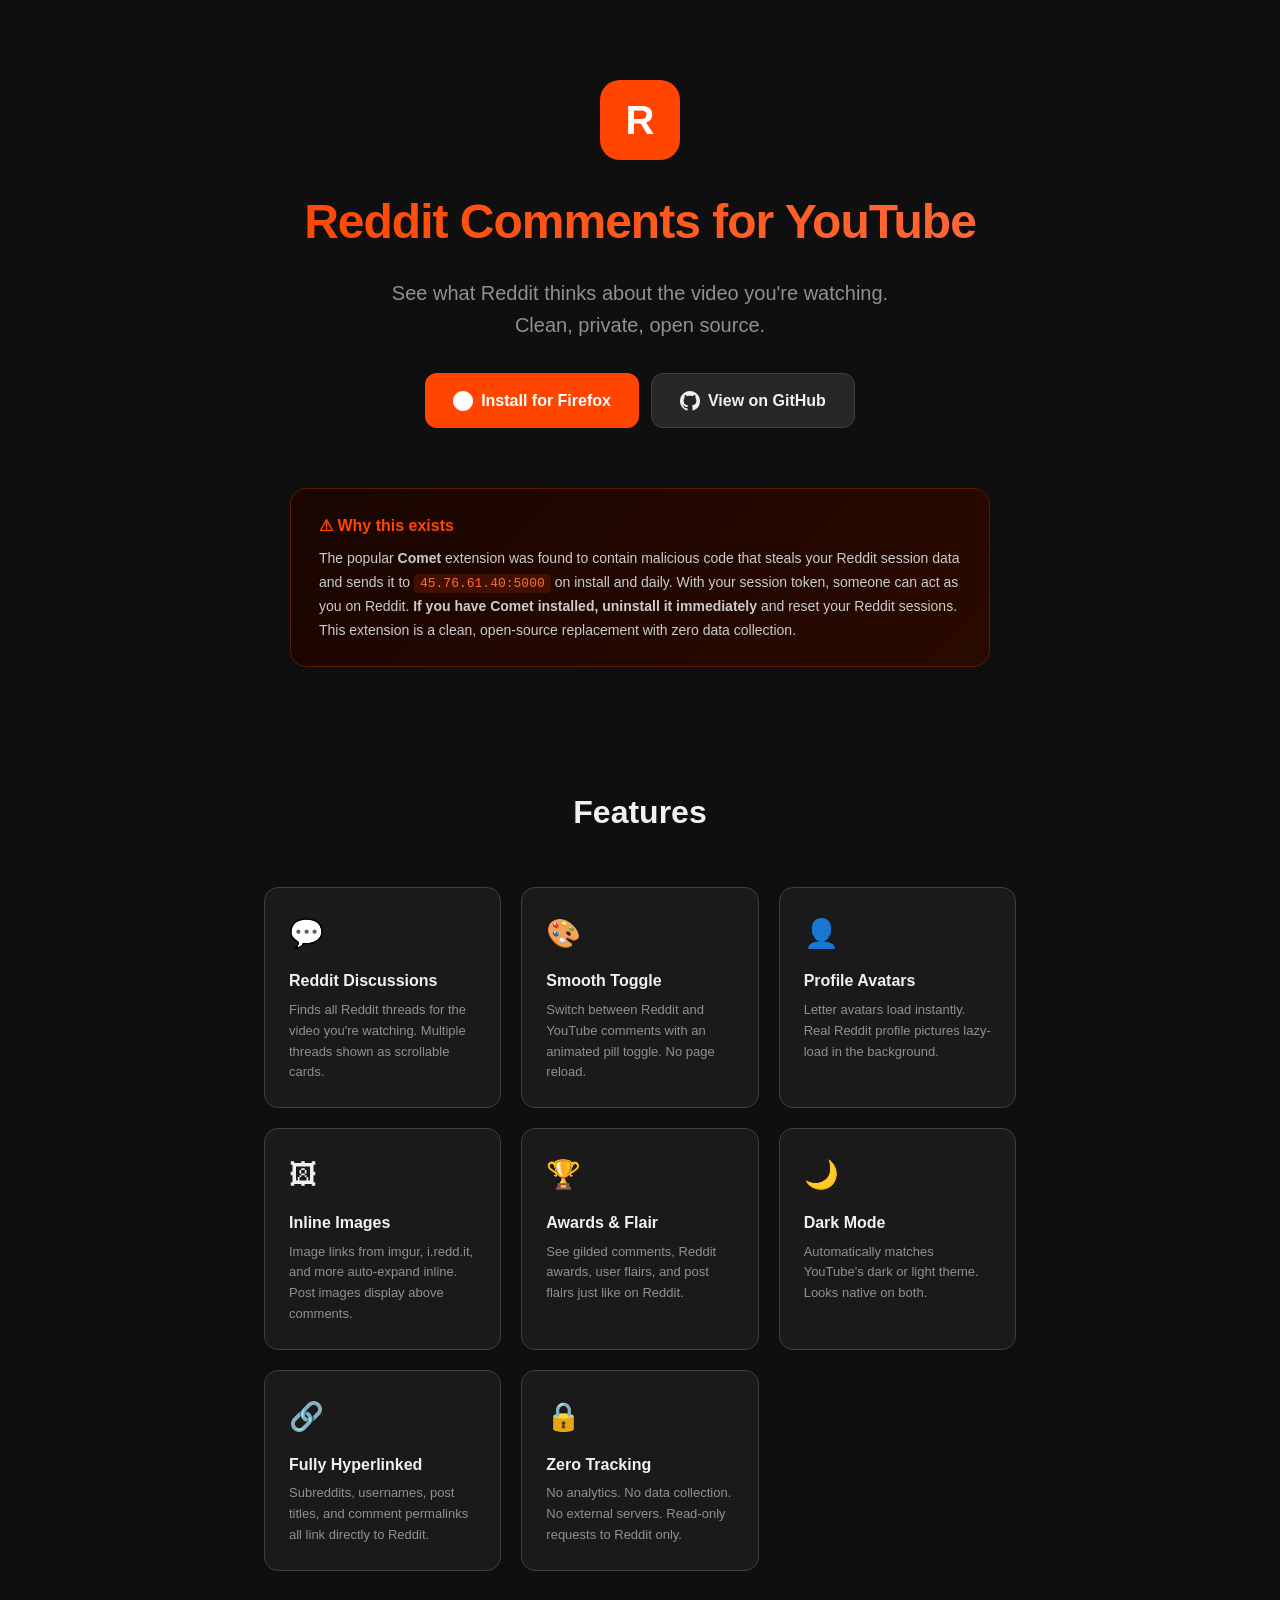
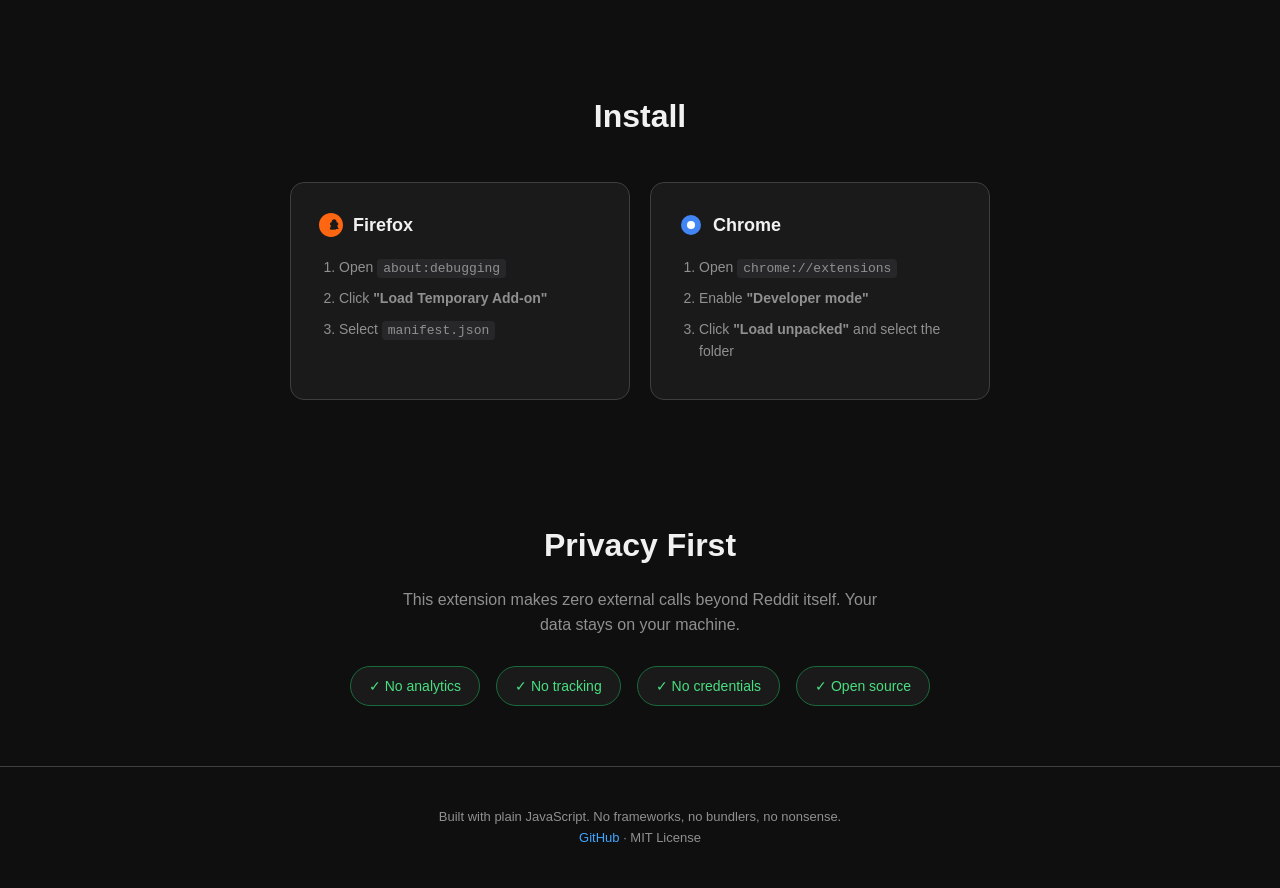
<file: docs/index.html>
<!DOCTYPE html>
<html lang="en">
<head>
  <meta charset="utf-8">
  <meta name="viewport" content="width=device-width, initial-scale=1">
  <title>Reddit Comments for YouTube</title>
  <meta name="description" content="A clean, private browser extension that shows Reddit discussions on YouTube videos. No tracking, no data collection.">
  <style>
    :root {
      --bg: #0f0f0f;
      --surface: #1a1a1b;
      --surface2: #272729;
      --text: #f1f1f1;
      --text2: #909090;
      --accent: #FF4500;
      --accent2: #ff6b3a;
      --link: #3ea6ff;
      --border: #3f3f3f;
      --red: #ff0000;
    }

    * { margin: 0; padding: 0; box-sizing: border-box; }

    body {
      font-family: -apple-system, BlinkMacSystemFont, 'Segoe UI', Roboto, sans-serif;
      background: var(--bg);
      color: var(--text);
      line-height: 1.6;
      -webkit-font-smoothing: antialiased;
    }

    .container {
      max-width: 800px;
      margin: 0 auto;
      padding: 0 24px;
    }

    /* Hero */
    .hero {
      text-align: center;
      padding: 80px 0 60px;
    }

    .hero-icon {
      display: inline-flex;
      align-items: center;
      justify-content: center;
      width: 80px;
      height: 80px;
      border-radius: 20px;
      background: var(--accent);
      margin-bottom: 24px;
      font-size: 40px;
      font-weight: 800;
      color: #fff;
    }

    h1 {
      font-size: 48px;
      font-weight: 800;
      letter-spacing: -1px;
      margin-bottom: 16px;
      background: linear-gradient(135deg, var(--accent), var(--accent2));
      -webkit-background-clip: text;
      -webkit-text-fill-color: transparent;
    }

    .hero p {
      font-size: 20px;
      color: var(--text2);
      max-width: 550px;
      margin: 0 auto 32px;
    }

    .hero-buttons {
      display: flex;
      gap: 12px;
      justify-content: center;
      flex-wrap: wrap;
    }

    .btn {
      display: inline-flex;
      align-items: center;
      gap: 8px;
      padding: 14px 28px;
      border-radius: 12px;
      font-size: 16px;
      font-weight: 600;
      text-decoration: none;
      transition: all 0.2s;
      border: none;
      cursor: pointer;
    }

    .btn-primary {
      background: var(--accent);
      color: #fff;
    }

    .btn-primary:hover {
      background: var(--accent2);
      transform: translateY(-1px);
      box-shadow: 0 4px 20px rgba(255, 69, 0, 0.3);
    }

    .btn-secondary {
      background: var(--surface2);
      color: var(--text);
      border: 1px solid var(--border);
    }

    .btn-secondary:hover {
      background: var(--surface);
      transform: translateY(-1px);
    }

    .btn svg { flex-shrink: 0; }

    /* Warning banner */
    .warning {
      background: linear-gradient(135deg, #1a0500, #2a0a00);
      border: 1px solid #5c1a00;
      border-radius: 16px;
      padding: 24px 28px;
      margin: 0 auto 60px;
      max-width: 700px;
    }

    .warning h3 {
      color: var(--accent);
      font-size: 16px;
      margin-bottom: 8px;
      display: flex;
      align-items: center;
      gap: 8px;
    }

    .warning p {
      color: #ccc;
      font-size: 14px;
      line-height: 1.7;
    }

    .warning code {
      background: rgba(255,69,0,0.15);
      padding: 2px 6px;
      border-radius: 4px;
      font-size: 13px;
      color: var(--accent2);
    }

    /* Features */
    .features {
      padding: 60px 0;
    }

    .features h2 {
      text-align: center;
      font-size: 32px;
      margin-bottom: 48px;
    }

    .features-grid {
      display: grid;
      grid-template-columns: repeat(auto-fit, minmax(230px, 1fr));
      gap: 20px;
    }

    .feature {
      background: var(--surface);
      border: 1px solid var(--border);
      border-radius: 14px;
      padding: 24px;
      transition: border-color 0.2s;
    }

    .feature:hover {
      border-color: var(--accent);
    }

    .feature-icon {
      font-size: 28px;
      margin-bottom: 12px;
    }

    .feature h3 {
      font-size: 16px;
      margin-bottom: 6px;
    }

    .feature p {
      font-size: 13px;
      color: var(--text2);
      line-height: 1.6;
    }

    /* Install */
    .install {
      padding: 60px 0;
    }

    .install h2 {
      text-align: center;
      font-size: 32px;
      margin-bottom: 40px;
    }

    .install-steps {
      display: grid;
      grid-template-columns: 1fr 1fr;
      gap: 20px;
      max-width: 700px;
      margin: 0 auto;
    }

    .install-card {
      background: var(--surface);
      border: 1px solid var(--border);
      border-radius: 14px;
      padding: 28px;
    }

    .install-card h3 {
      font-size: 18px;
      margin-bottom: 16px;
      display: flex;
      align-items: center;
      gap: 10px;
    }

    .install-card ol {
      padding-left: 20px;
      color: var(--text2);
      font-size: 14px;
    }

    .install-card li {
      margin-bottom: 8px;
    }

    .install-card code {
      background: var(--surface2);
      padding: 2px 6px;
      border-radius: 4px;
      font-size: 13px;
    }

    /* Privacy */
    .privacy {
      padding: 60px 0;
      text-align: center;
    }

    .privacy h2 {
      font-size: 32px;
      margin-bottom: 16px;
    }

    .privacy p {
      color: var(--text2);
      font-size: 16px;
      max-width: 500px;
      margin: 0 auto;
    }

    .privacy-badges {
      display: flex;
      gap: 16px;
      justify-content: center;
      margin-top: 28px;
      flex-wrap: wrap;
    }

    .badge {
      display: inline-flex;
      align-items: center;
      gap: 6px;
      background: var(--surface);
      border: 1px solid var(--border);
      border-radius: 100px;
      padding: 8px 18px;
      font-size: 14px;
      color: var(--text);
    }

    .badge-green { border-color: #1a6b3c; color: #4ade80; }

    /* Footer */
    footer {
      padding: 40px 0;
      text-align: center;
      color: var(--text2);
      font-size: 13px;
      border-top: 1px solid var(--border);
    }

    footer a {
      color: var(--link);
      text-decoration: none;
    }

    footer a:hover { text-decoration: underline; }

    @media (max-width: 600px) {
      h1 { font-size: 32px; }
      .hero { padding: 50px 0 40px; }
      .install-steps { grid-template-columns: 1fr; }
    }
  </style>
</head>
<body>

  <div class="container">
    <section class="hero">
      <div class="hero-icon">R</div>
      <h1>Reddit Comments for YouTube</h1>
      <p>See what Reddit thinks about the video you're watching. Clean, private, open source.</p>
      <div class="hero-buttons">
        <a href="https://addons.mozilla.org/en-US/firefox/addon/reddit-comments-for-youtube/" class="btn btn-primary">
          <svg width="20" height="20" viewBox="0 0 24 24" fill="currentColor"><path d="M12 0C5.37 0 0 5.37 0 12s5.37 12 12 12 12-5.37 12-12S18.63 0 12 0z"/></svg>
          Install for Firefox
        </a>
        <a href="https://github.com/Acelogic/reddit-youtube-comments" class="btn btn-secondary">
          <svg width="20" height="20" viewBox="0 0 24 24" fill="currentColor"><path d="M12 0C5.37 0 0 5.37 0 12c0 5.31 3.435 9.795 8.205 11.385.6.105.825-.255.825-.57 0-.285-.015-1.23-.015-2.235-3.015.555-3.795-.735-4.035-1.41-.135-.345-.72-1.41-1.23-1.695-.42-.225-1.02-.78-.015-.795.945-.015 1.62.87 1.845 1.23 1.08 1.815 2.805 1.305 3.495.99.105-.78.42-1.305.765-1.605-2.67-.3-5.46-1.335-5.46-5.925 0-1.305.465-2.385 1.23-3.225-.12-.3-.54-1.53.12-3.18 0 0 1.005-.315 3.3 1.23.96-.27 1.98-.405 3-.405s2.04.135 3 .405c2.295-1.56 3.3-1.23 3.3-1.23.66 1.65.24 2.88.12 3.18.765.84 1.23 1.905 1.23 3.225 0 4.605-2.805 5.625-5.475 5.925.435.375.81 1.095.81 2.22 0 1.605-.015 2.895-.015 3.3 0 .315.225.69.825.57A12.02 12.02 0 0024 12c0-6.63-5.37-12-12-12z"/></svg>
          View on GitHub
        </a>
      </div>
    </section>

    <div class="warning">
      <h3>&#9888; Why this exists</h3>
      <p>
        The popular <strong>Comet</strong> extension was found to contain malicious code that steals your Reddit session data
        and sends it to <code>45.76.61.40:5000</code> on install and daily.
        With your session token, someone can act as you on Reddit.
        <strong>If you have Comet installed, uninstall it immediately</strong> and reset your Reddit sessions.
        This extension is a clean, open-source replacement with zero data collection.
      </p>
    </div>

    <section class="features">
      <h2>Features</h2>
      <div class="features-grid">
        <div class="feature">
          <div class="feature-icon">&#128172;</div>
          <h3>Reddit Discussions</h3>
          <p>Finds all Reddit threads for the video you're watching. Multiple threads shown as scrollable cards.</p>
        </div>
        <div class="feature">
          <div class="feature-icon">&#127912;</div>
          <h3>Smooth Toggle</h3>
          <p>Switch between Reddit and YouTube comments with an animated pill toggle. No page reload.</p>
        </div>
        <div class="feature">
          <div class="feature-icon">&#128100;</div>
          <h3>Profile Avatars</h3>
          <p>Letter avatars load instantly. Real Reddit profile pictures lazy-load in the background.</p>
        </div>
        <div class="feature">
          <div class="feature-icon">&#128444;</div>
          <h3>Inline Images</h3>
          <p>Image links from imgur, i.redd.it, and more auto-expand inline. Post images display above comments.</p>
        </div>
        <div class="feature">
          <div class="feature-icon">&#127942;</div>
          <h3>Awards & Flair</h3>
          <p>See gilded comments, Reddit awards, user flairs, and post flairs just like on Reddit.</p>
        </div>
        <div class="feature">
          <div class="feature-icon">&#127769;</div>
          <h3>Dark Mode</h3>
          <p>Automatically matches YouTube's dark or light theme. Looks native on both.</p>
        </div>
        <div class="feature">
          <div class="feature-icon">&#128279;</div>
          <h3>Fully Hyperlinked</h3>
          <p>Subreddits, usernames, post titles, and comment permalinks all link directly to Reddit.</p>
        </div>
        <div class="feature">
          <div class="feature-icon">&#128274;</div>
          <h3>Zero Tracking</h3>
          <p>No analytics. No data collection. No external servers. Read-only requests to Reddit only.</p>
        </div>
      </div>
    </section>

    <section class="install">
      <h2>Install</h2>
      <div class="install-steps">
        <div class="install-card">
          <h3>
            <svg width="24" height="24" viewBox="0 0 24 24" fill="#ff6611"><path d="M12 0C5.37 0 0 5.37 0 12s5.37 12 12 12 12-5.37 12-12S18.63 0 12 0zm5.18 16.07c-.2.56-.92.72-1.42.44a9.28 9.28 0 01-3.54-.02c-.5.28-1.22.12-1.42-.44-.18-.5.08-1.06.56-1.28-.06-.84.3-1.62.92-2.16-.76-.22-1.32-.86-1.32-1.66 0-.96.78-1.74 1.74-1.74h.04c-.04-.16-.06-.34-.06-.52 0-1.36 1.1-2.46 2.46-2.46 1.36 0 2.46 1.1 2.46 2.46 0 .18-.02.36-.06.52h.04c.96 0 1.74.78 1.74 1.74 0 .8-.56 1.44-1.32 1.66.62.54.98 1.32.92 2.16.48.22.74.78.56 1.28z"/></svg>
            Firefox
          </h3>
          <ol>
            <li>Open <code>about:debugging</code></li>
            <li>Click <strong>"Load Temporary Add-on"</strong></li>
            <li>Select <code>manifest.json</code></li>
          </ol>
        </div>
        <div class="install-card">
          <h3>
            <svg width="24" height="24" viewBox="0 0 24 24" fill="#4285f4"><circle cx="12" cy="12" r="10"/><circle cx="12" cy="12" r="4" fill="#fff"/></svg>
            Chrome
          </h3>
          <ol>
            <li>Open <code>chrome://extensions</code></li>
            <li>Enable <strong>"Developer mode"</strong></li>
            <li>Click <strong>"Load unpacked"</strong> and select the folder</li>
          </ol>
        </div>
      </div>
    </section>

    <section class="privacy">
      <h2>Privacy First</h2>
      <p>This extension makes zero external calls beyond Reddit itself. Your data stays on your machine.</p>
      <div class="privacy-badges">
        <span class="badge badge-green">&#10003; No analytics</span>
        <span class="badge badge-green">&#10003; No tracking</span>
        <span class="badge badge-green">&#10003; No credentials</span>
        <span class="badge badge-green">&#10003; Open source</span>
      </div>
    </section>
  </div>

  <footer>
    <div class="container">
      Built with plain JavaScript. No frameworks, no bundlers, no nonsense.
      <br>
      <a href="https://github.com/Acelogic/reddit-youtube-comments">GitHub</a> &middot; MIT License
    </div>
  </footer>

</body>
</html>
</file>
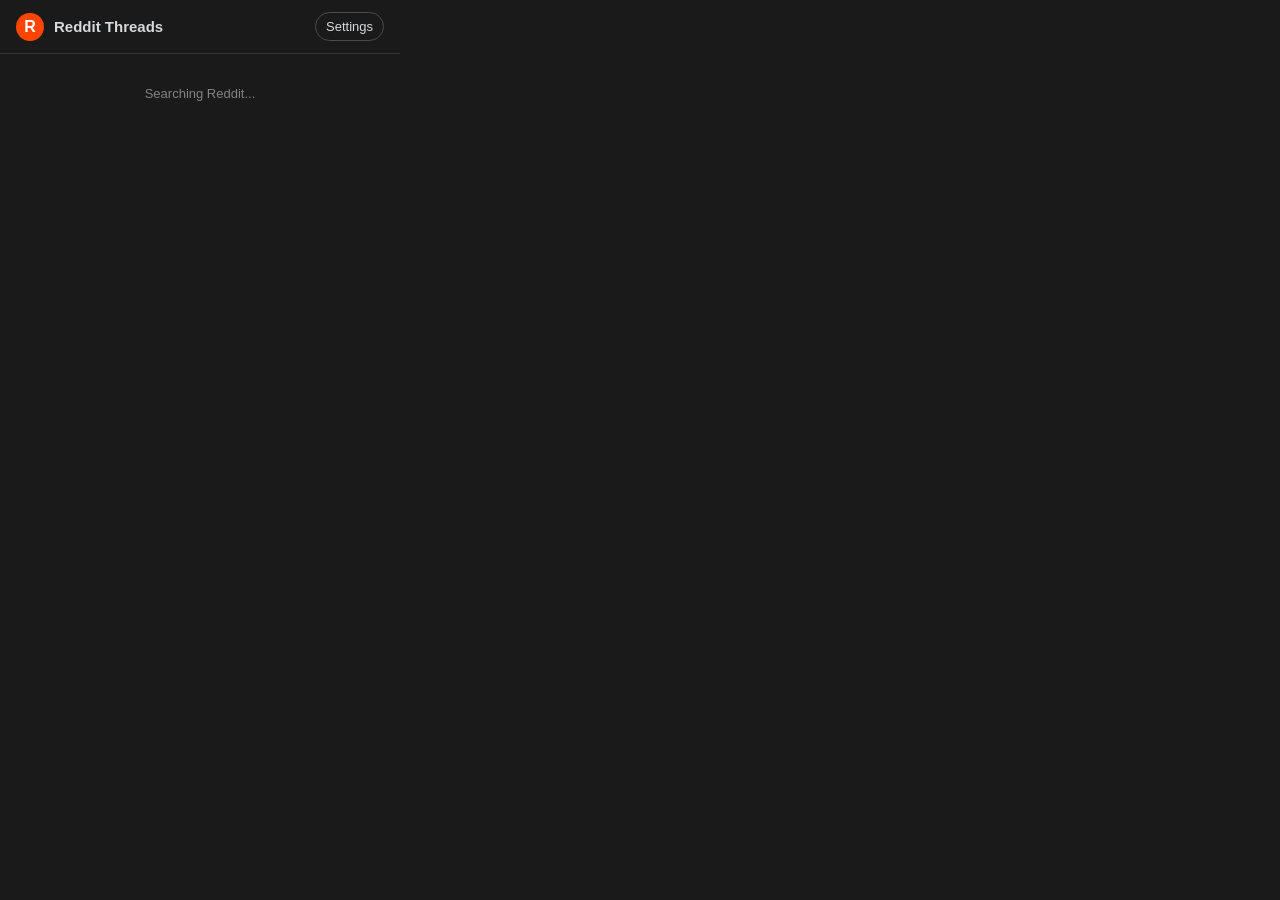
<file: popup.html>
<!DOCTYPE html>
<html>
<head>
  <meta charset="utf-8">
  <link rel="stylesheet" href="popup.css">
</head>
<body>
  <div id="header">
    <span class="logo">R</span>
    <span class="title">Reddit Threads</span>
    <button id="settings-toggle" type="button" aria-expanded="false" aria-controls="settings-panel">
      Settings
    </button>
  </div>
  <section id="settings-panel" class="hidden" aria-label="Display settings">
    <div class="setting-row">
      <label for="thread-layout">
        <span class="setting-name">Thread layout</span>
        <span class="setting-help">Choose cards or a compact vertical list.</span>
      </label>
      <select id="thread-layout">
        <option value="cards">Cards</option>
        <option value="list">List</option>
      </select>
    </div>

    <label class="setting-row setting-toggle" for="show-post-thumbnail">
      <span>
        <span class="setting-name">Large thread image</span>
        <span class="setting-help">Show the active Reddit post's thumbnail.</span>
      </span>
      <input id="show-post-thumbnail" type="checkbox" checked>
    </label>

    <label class="setting-row setting-toggle" for="combine-comments">
      <span>
        <span class="setting-name">Combine comment sections</span>
        <span class="setting-help">Continue into YouTube after Reddit comments.</span>
      </span>
      <input id="combine-comments" type="checkbox">
    </label>

    <div class="setting-row">
      <label for="parent-comment-limit">
        <span class="setting-name">Reddit parent comments</span>
        <span class="setting-help">Limit top-level comments before YouTube.</span>
      </label>
      <select id="parent-comment-limit">
        <option value="0">All</option>
        <option value="5">5</option>
        <option value="10">10</option>
        <option value="20">20</option>
        <option value="50">50</option>
      </select>
    </div>
    <div class="setting-row setting-stack">
      <label for="hidden-subreddit-input">
        <span class="setting-name">Hidden subreddits</span>
        <span class="setting-help">Threads from these subreddits are never shown.</span>
      </label>
      <form id="hidden-subreddit-form" class="chip-form" autocomplete="off">
        <span class="chip-prefix" aria-hidden="true">r/</span>
        <input id="hidden-subreddit-input" type="text" placeholder="subreddit name" maxlength="60"
               spellcheck="false" autocapitalize="off" aria-describedby="hidden-subreddit-message">
        <button type="submit">Hide</button>
      </form>
      <div id="hidden-subreddit-message" class="chip-message" role="status" aria-live="polite"></div>
      <ul id="hidden-subreddit-list" class="chip-list" aria-label="Hidden subreddits"></ul>
    </div>
    <div id="settings-status" role="status" aria-live="polite"></div>
  </section>
  <div id="signin-notice" class="notice hidden" role="status">
    You&rsquo;re signed out of Reddit, so only a few threads can be shown.
    <a href="https://www.reddit.com/login/" target="_blank" rel="noopener noreferrer">Sign in to Reddit</a>
    to see them all.
  </div>
  <div id="content">
    <div id="loading" class="state">Searching Reddit...</div>
    <div id="empty" class="state hidden">No Reddit discussions found for this video.</div>
    <div id="not-video" class="state hidden">Navigate to a YouTube video to see Reddit discussions.</div>
    <div id="error" class="state hidden">Failed to search Reddit. Try again later.</div>
    <div id="threads"></div>
    <div id="hidden-note" class="hidden-note hidden" role="status"></div>
  </div>
  <script src="utils.js"></script>
  <script src="popup.js"></script>
</body>
</html>
</file>
<file: popup.css>
* {
  margin: 0;
  padding: 0;
  box-sizing: border-box;
}

body {
  width: 400px;
  max-height: 500px;
  overflow-x: hidden; /* a visible vertical scrollbar must not add a horizontal one */
  overflow-y: auto;
  font-family: -apple-system, BlinkMacSystemFont, 'Segoe UI', Roboto, sans-serif;
  font-size: 13px;
  background: #1a1a1b;
  color: #d7dadc;
}

#header {
  display: flex;
  align-items: center;
  gap: 10px;
  padding: 12px 16px;
  border-bottom: 1px solid #343536;
  background: #1a1a1b;
  position: sticky;
  top: 0;
  z-index: 2;
}

.logo {
  display: flex;
  align-items: center;
  justify-content: center;
  width: 28px;
  height: 28px;
  border-radius: 50%;
  background: #FF4500;
  color: white;
  font-weight: 700;
  font-size: 16px;
}

.title {
  font-weight: 600;
  font-size: 15px;
  color: #d7dadc;
  flex: 1;
}

#settings-toggle {
  padding: 6px 10px;
  border: 1px solid #4a4a4c;
  border-radius: 16px;
  color: #d7dadc;
  background: transparent;
  font: inherit;
  cursor: pointer;
}

#settings-toggle:hover,
#settings-toggle.active {
  color: #fff;
  border-color: #FF4500;
  background: #272729;
}

#settings-panel {
  padding: 4px 16px;
  border-bottom: 1px solid #343536;
  background: #202022;
}

.setting-row {
  display: flex;
  align-items: center;
  justify-content: space-between;
  gap: 14px;
  padding: 11px 0;
  border-bottom: 1px solid #343536;
}

.setting-row:last-of-type {
  border-bottom: 0;
}

.setting-row label,
.setting-row > span {
  min-width: 0;
}

.setting-name,
.setting-help {
  display: block;
}

.setting-name {
  margin-bottom: 2px;
  color: #d7dadc;
  font-weight: 600;
}

.setting-help {
  color: #818384;
  font-size: 11px;
  line-height: 1.35;
}

.setting-row select {
  flex-shrink: 0;
  min-width: 78px;
  padding: 5px 7px;
  color: #d7dadc;
  background: #1a1a1b;
  border: 1px solid #4a4a4c;
  border-radius: 5px;
}

.setting-stack {
  display: block;
}

/* Hidden subreddits: add one name at a time, remove with a click */
.chip-form {
  display: flex;
  align-items: center;
  gap: 6px;
  margin-top: 8px;
  padding: 3px 3px 3px 9px;
  background: #1a1a1b;
  border: 1px solid #4a4a4c;
  border-radius: 6px;
}

.chip-form:focus-within {
  border-color: #ff4500;
}

.chip-prefix {
  color: #818384;
  font-weight: 600;
}

.chip-form input {
  flex: 1;
  min-width: 0;
  padding: 4px 0;
  color: #d7dadc;
  background: transparent;
  border: 0;
  outline: none;
  font: inherit;
}

.chip-form button {
  padding: 4px 12px;
  color: #fff;
  background: #ff4500;
  border: 0;
  border-radius: 4px;
  font: inherit;
  font-weight: 600;
  cursor: pointer;
}

.chip-form button:hover {
  background: #ff5b1f;
}

.chip-message {
  min-height: 16px;
  margin-top: 5px;
  color: #818384;
  font-size: 11px;
}

.chip-message.error {
  color: #ff6b6b;
}

.chip-list {
  display: flex;
  flex-wrap: wrap;
  gap: 6px;
  margin-top: 4px;
  list-style: none;
}

.chip-list:empty {
  display: none;
}

.chip {
  display: inline-flex;
  align-items: center;
  gap: 2px;
  max-width: 100%;
  padding: 2px 2px 2px 10px;
  color: #d7dadc;
  background: #2d2d2f;
  border: 1px solid #4a4a4c;
  border-radius: 14px;
  font-size: 12px;
}

.chip-name {
  overflow: hidden;
  text-overflow: ellipsis;
  white-space: nowrap;
}

.chip button {
  width: 20px;
  height: 20px;
  flex-shrink: 0;
  color: #b0b3b8;
  background: transparent;
  border: 0;
  border-radius: 50%;
  font-size: 14px;
  line-height: 1;
  cursor: pointer;
}

.chip button:hover {
  color: #fff;
  background: #ff4500;
}

.hidden-note {
  padding: 10px 16px 12px;
  color: #818384;
  font-size: 11px;
  text-align: center;
}

.setting-toggle {
  cursor: pointer;
}

.setting-toggle input {
  width: 18px;
  height: 18px;
  flex-shrink: 0;
  accent-color: #FF4500;
}

#settings-status {
  min-height: 26px;
  padding: 6px 0 8px;
  color: #46d160;
  font-size: 11px;
}

#content {
  padding: 8px 0;
}

.state {
  padding: 24px 16px;
  text-align: center;
  color: #818384;
}

.hidden {
  display: none;
}

.notice {
  margin: 8px 12px 0;
  padding: 10px 12px;
  border: 1px solid #343536;
  border-left: 3px solid #ff4500;
  border-radius: 6px;
  background: #272729;
  color: #d7dadc;
  line-height: 1.4;
}

.notice a {
  color: #4fbcff;
  font-weight: 600;
  text-decoration: none;
}

.notice a:hover {
  text-decoration: underline;
}

.thread {
  display: block;
  padding: 10px 16px;
  cursor: pointer;
  text-decoration: none;
  color: inherit;
  border-bottom: 1px solid #343536;
  transition: background 0.15s;
}

.thread:hover {
  background: #272729;
}

.thread-meta {
  display: flex;
  align-items: center;
  gap: 6px;
  font-size: 11px;
  color: #818384;
  margin-bottom: 4px;
}

.thread-sub {
  color: #d7dadc;
  font-weight: 500;
}

.thread-title {
  font-size: 13px;
  line-height: 1.4;
  color: #d7dadc;
  margin-bottom: 6px;
  display: -webkit-box;
  -webkit-line-clamp: 2;
  -webkit-box-orient: vertical;
  overflow: hidden;
}

.thread-stats {
  display: flex;
  align-items: center;
  gap: 12px;
  font-size: 11px;
  color: #818384;
}

.thread-score {
  color: #FF4500;
  font-weight: 500;
}

.thread-comments {
  font-weight: 500;
}

@keyframes pulse {
  0%, 100% { opacity: 0.4; }
  50% { opacity: 1; }
}

#loading {
  animation: pulse 1.5s ease-in-out infinite;
}
</file>
